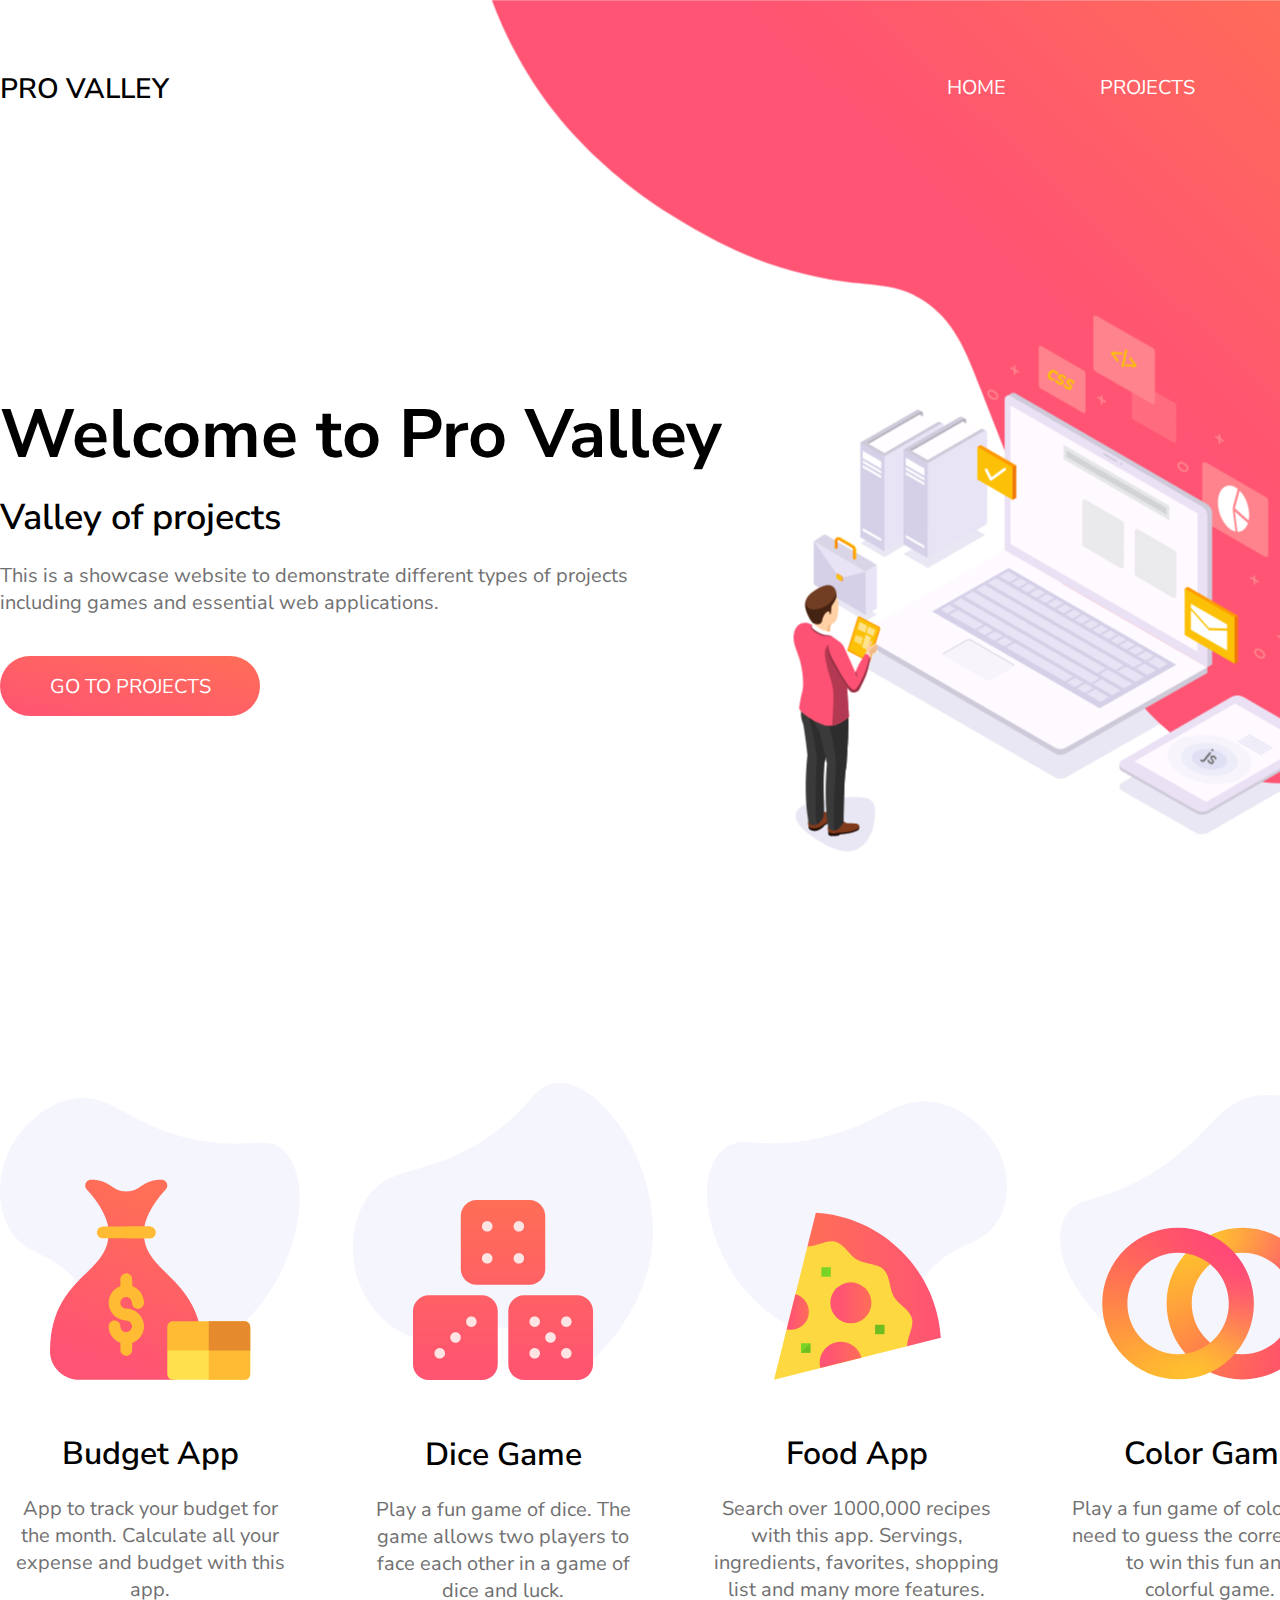
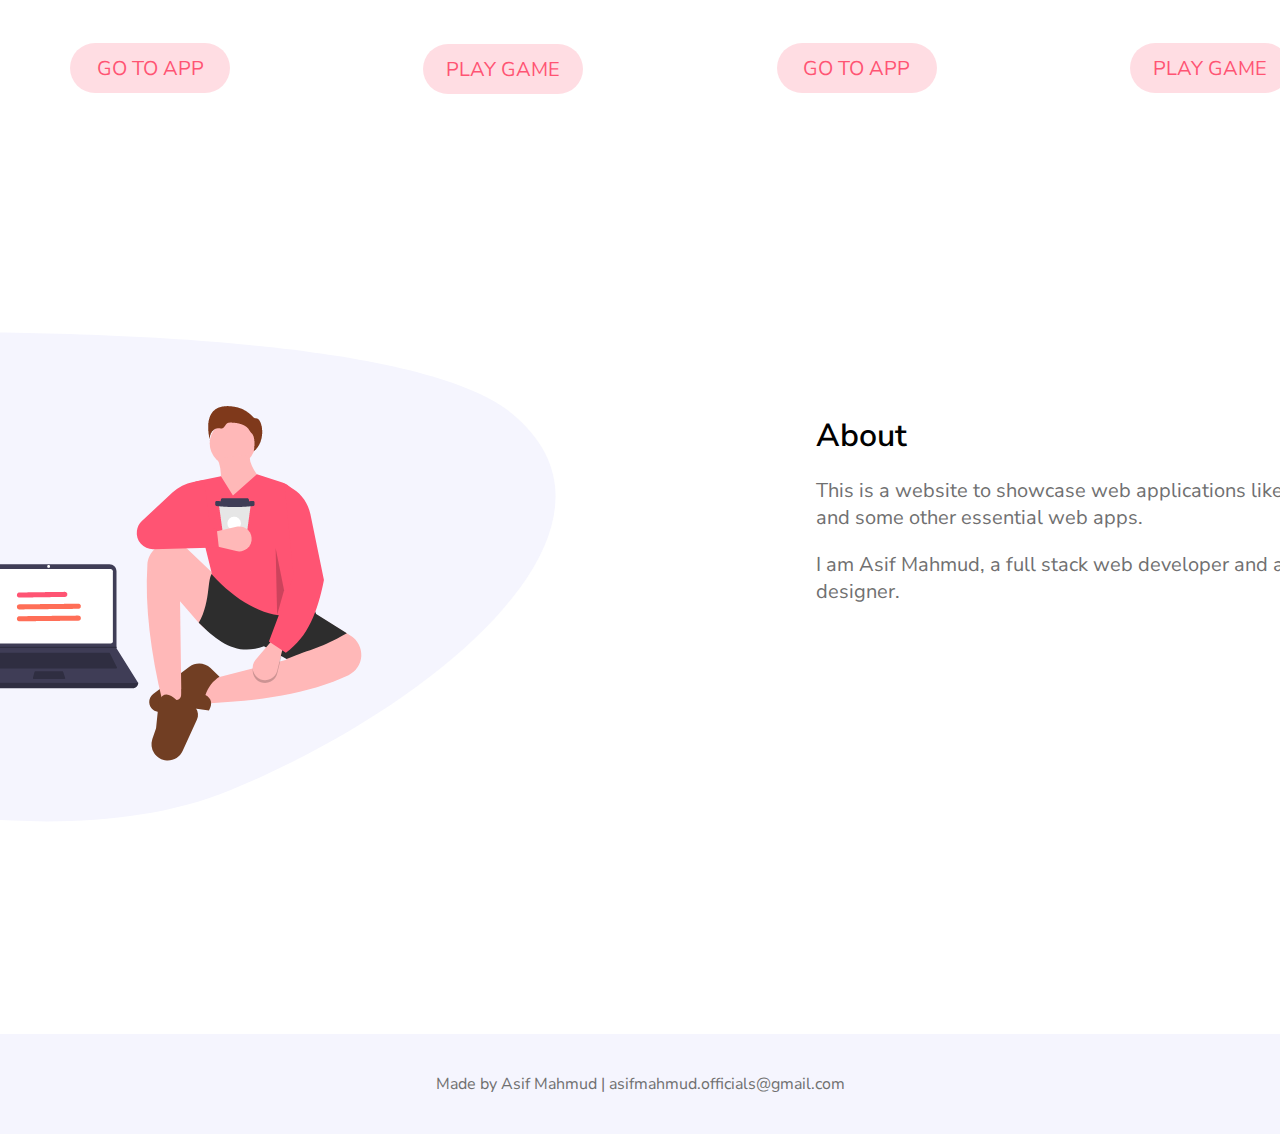
<file: index.html>
<!DOCTYPE html>
<html lang="en">
<head>
    <meta charset="UTF-8">
    <meta name="viewport" content="width=device-width, initial-scale=1.0">
    <link href="https://fonts.googleapis.com/css2?family=Nunito+Sans:wght@400;600;700&display=swap" rel="stylesheet">
    <link rel="shortcut icon" type="image/png" href="./Images/favicon.png">
    <link rel="stylesheet" href="style.css">
    <title>Pro Valley</title>
</head>
<body>
    <div class="background">
        <div class="container">
            <div class="nav">
                <div class="logo">
                    PRO VALLEY    
                </div>
                <div class="nav-items">
                    <div>
                        <a href="./index.html">HOME</a>
                    </div>
                    <div>
                        <a href="#project-section-show">PROJECTS</a>
                    </div>
                    <div>
                        <a href="#about-section-show">ABOUT</a>
                    </div>
                </div>
            </div>

            <div class="main-text">
                Welcome to Pro Valley
            </div>
            <div class="sub-text">
                Valley of projects
            </div>
            <div class="sub-text-para">
                <p>
                    This is a showcase website to demonstrate different types of projects
                    <br>including games and essential web applications.
                </p>
            </div>
            <div>
                <a class="btn-main" id="project-btn" href="#project-section-show">GO TO PROJECTS</a>
            </div>
        </div>
    </div>

    <!-- PROJECTS SHOW SECTION-->

    <div class="container">
        <div class="boxes" id="project-section-show">
            
            <div class="box">
                <img src="./Images/budget.png" alt="">
                <div class="box-title">
                    Budget App
                </div>
                <p>
                    App to track your budget for 
                    <br>the month. Calculate all your 
                    <br>expense and budget with this 
                    <br>app.  
                </p>
                <div>
                    <a href="./budget-app/index.html">GO TO APP</a>
                </div>
            </div>

            <div class="box">
                <img src="./Images/dice.png" alt="">
                <div class="box-title">
                    Dice Game
                </div>
                <p>
                    Play a fun game of dice. The 
                    <br>game allows two players to 
                    <br>face each other in a game of  
                    <br>dice and luck.   
                </p>
                <div>
                    <a href="./dice-game/index.html">PLAY GAME</a>
                </div>
            </div>

            <div class="box">
                <img src="./Images/food.png" alt="">
                <div class="box-title">
                    Food App
                </div>
                <p>
                    Search over 1000,000 recipes 
                    <br>with this app. Servings,  
                    <br>ingredients, favorites, shopping 
                    <br>list and many more features.   
                </p>
                <div>
                    <a href="./food-app/index.html">GO TO APP</a>
                </div>
            </div>

            <div class="box">
                <img src="./Images/color.png" alt="">
                <div class="box-title">
                    Color Game
                </div>
                <p>
                    Play a fun game of color. You'll  
                    <br>need to guess the correct color    
                    <br>to win this fun and 
                    <br>colorful game.  
                </p>
                <div>
                    <a href="./color-game/colorGame.html">PLAY GAME</a>
                </div>
            </div>
            
        </div>
    </div>

    <!-- ABOUT SECTION-->

    <div class="background2" id="about-section-show">
        <div class="container">
            <div class="about-section">
                <div class="about-box">
                    About
                    <p>
                        This is a website to showcase web applications like games
                        <br>and some other essential web apps.
                    </p>
                    <p>
                        I am Asif Mahmud, a full stack web developer and a UI/UX
                        <br>designer.
                    </p>
                </div>
            </div>
        </div>
    </div>

    <!-- FOOTER -->
    <div class="footer">
        Made by Asif Mahmud | asifmahmud.officials@gmail.com  
    </div>
    
</body>
</html>
</file>
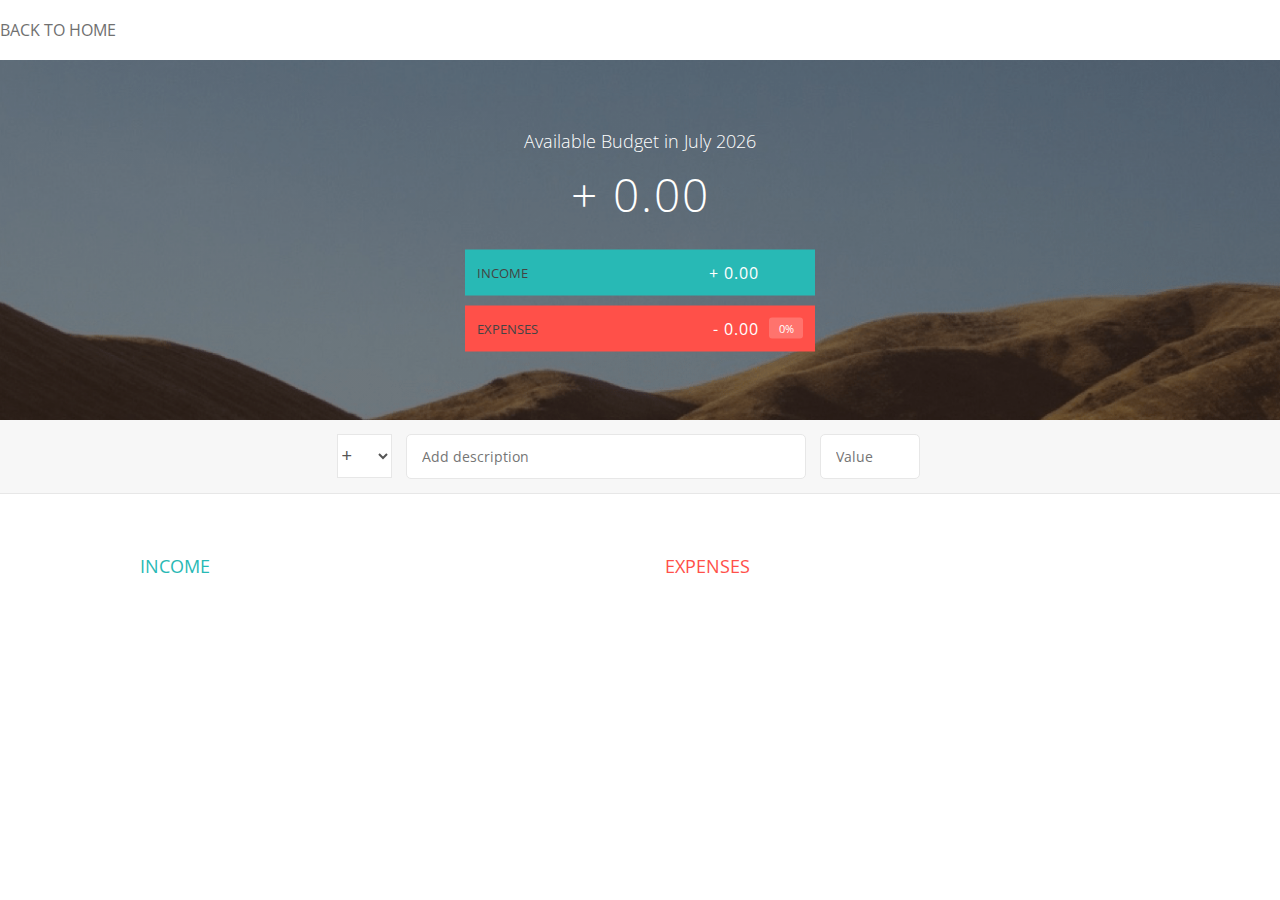
<file: budget-app/index.html>
<!DOCTYPE html>
<html lang="en">
    <head>
        <meta charset="UTF-8">
        <link href="https://fonts.googleapis.com/css?family=Open+Sans:100,300,400,600" rel="stylesheet" type="text/css">
        <link href="https://code.ionicframework.com/ionicons/2.0.1/css/ionicons.min.css" rel="stylesheet" type="text/css">
        <link type="text/css" rel="stylesheet" href="style.css">
        <title>Budget App</title>
    </head>
    <body>
        <div class="back-home-nav">
            <div class="nav-text-wrap">
                <a href="../index.html">BACK TO HOME</a>
            </div>
        </div>
        
        <div class="top">
            <div class="budget">
                <div class="budget__title">
                    Available Budget in <span class="budget__title--month">%Month%</span>
                </div>
                
                <div class="budget__value">+ 0.00</div>
                
                <div class="budget__income clearfix">
                    <div class="budget__income--text">Income</div>
                    <div class="right">
                        <div class="budget__income--value">+ 0.00</div>
                        <div class="budget__income--percentage">&nbsp;</div>
                    </div>
                </div>
                
                <div class="budget__expenses clearfix">
                    <div class="budget__expenses--text">Expenses</div>
                    <div class="right clearfix">
                        <div class="budget__expenses--value">- 0.00</div>
                        <div class="budget__expenses--percentage">0%</div>
                    </div>
                </div>
            </div>
        </div>
        
        
        
        <div class="bottom">
            <div class="add">
                <div class="add__container">
                    <select class="add__type">
                        <option value="inc" selected>+</option>
                        <option value="exp">-</option>
                    </select>
                    <input type="text" class="add__description" placeholder="Add description">
                    <input type="number" class="add__value" placeholder="Value">
                    <button class="add__btn"><i class="ion-ios-checkmark-outline"></i></button>
                </div>
            </div>
            
            <div class="container clearfix">
                <div class="income">
                    <h2 class="icome__title">Income</h2>
                    
                    <div class="income__list">
                       
                        <!--
                        <div class="item clearfix" id="income-0">
                            <div class="item__description">Salary</div>
                            <div class="right clearfix">
                                <div class="item__value">+ 2,100.00</div>
                                <div class="item__delete">
                                    <button class="item__delete--btn">
                                        <i class="ion-ios-close-outline"></i>
                                    </button>
                                </div>
                            </div>
                        </div>
                        
                        <div class="item clearfix" id="income-1">
                            <div class="item__description">Sold car</div>
                            <div class="right clearfix">
                                <div class="item__value">+ 1,500.00</div>
                                <div class="item__delete">
                                    <button class="item__delete--btn"><i class="ion-ios-close-outline"></i></button>
                                </div>
                            </div>
                        </div>
                        -->
                        
                    </div>
                </div>
                
                
                
                <div class="expenses">
                    <h2 class="expenses__title">Expenses</h2>
                    
                    <div class="expenses__list">
                       
                        <!--
                        <div class="item clearfix" id="expense-0">
                            <div class="item__description">Apartment rent</div>
                            <div class="right clearfix">
                                <div class="item__value">- 900.00</div>
                                <div class="item__percentage">21%</div>
                                <div class="item__delete">
                                    <button class="item__delete--btn"><i class="ion-ios-close-outline"></i></button>
                                </div>
                            </div>
                        </div>

                        <div class="item clearfix" id="expense-1">
                            <div class="item__description">Grocery shopping</div>
                            <div class="right clearfix">
                                <div class="item__value">- 435.28</div>
                                <div class="item__percentage">10%</div>
                                <div class="item__delete">
                                    <button class="item__delete--btn"><i class="ion-ios-close-outline"></i></button>
                                </div>
                            </div>
                        </div>
                        -->
                        
                    </div>
                </div>
            </div>
            
            
        </div>
        
        <script src="app.js"></script>
    </body>
</html>
</file>
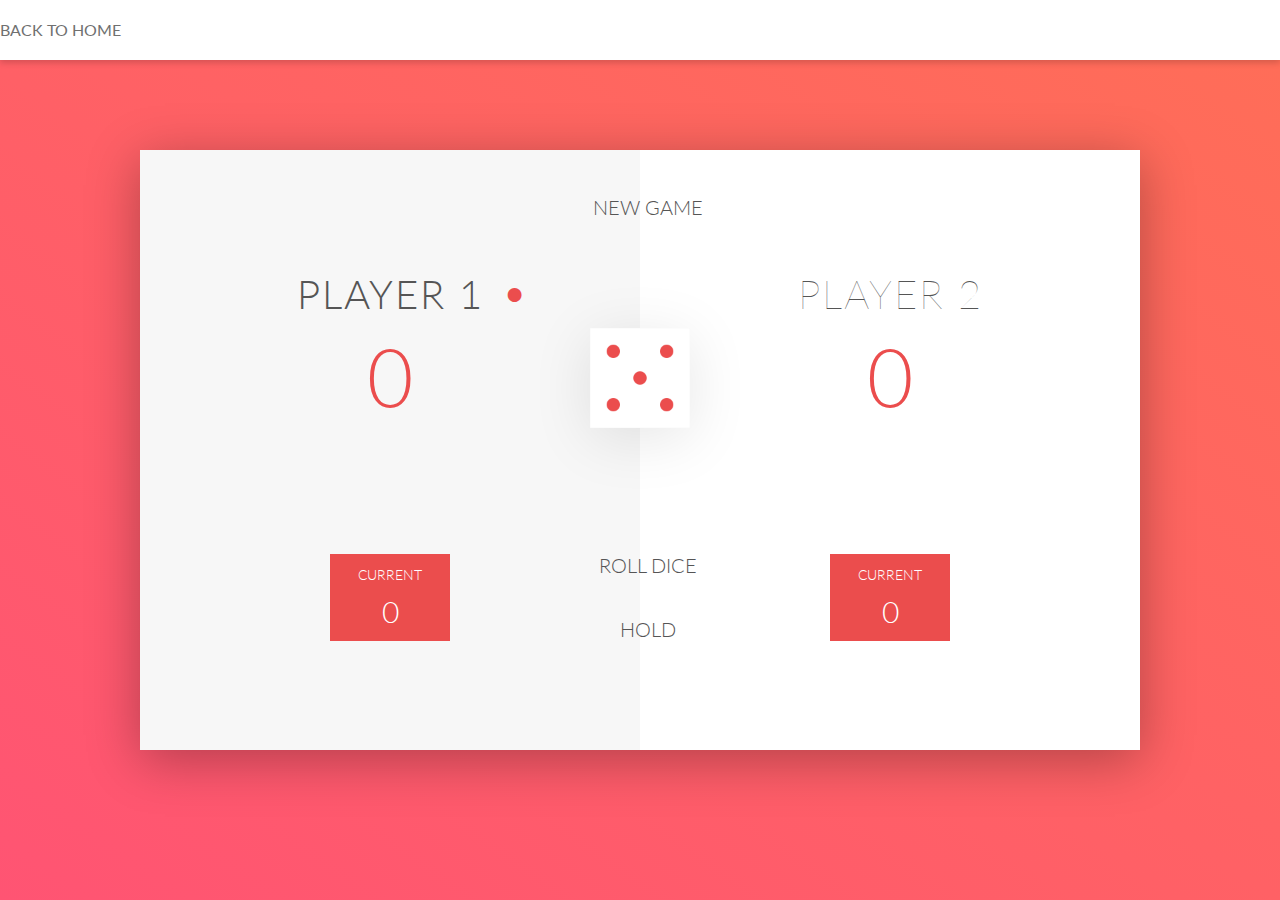
<file: dice-game/index.html>
<!DOCTYPE html>
<html lang="en">
    <head>
        <meta charset="UTF-8">
        <link href="https://fonts.googleapis.com/css?family=Lato:100,300,600" rel="stylesheet" type="text/css">
        <link href="https://code.ionicframework.com/ionicons/2.0.1/css/ionicons.min.css" rel="stylesheet" type="text/css">
        <link type="text/css" rel="stylesheet" href="style.css">
        
        <title>Dice Game</title>
    </head>

    <body>
        <div class="back-home-nav">
            <div class="nav-text-wrap">
                <a href="../index.html">BACK TO HOME</a>
            </div>
        </div>
    
        <div class="wrapper clearfix">
            <div class="player-0-panel active">
                <div class="player-name" id="name-0">Player 1</div>
                <div class="player-score" id="score-0">0</div>
                <div class="player-current-box">
                    <div class="player-current-label">Current</div>
                    <div class="player-current-score" id="current-0">0</div>
                </div>
            </div>
            
            <div class="player-1-panel">
                <div class="player-name" id="name-1">Player 2</div>
                <div class="player-score" id="score-1">0</div>
                <div class="player-current-box">
                    <div class="player-current-label">Current</div>
                    <div class="player-current-score" id="current-1">0</div>
                </div>
            </div>
            
            <button class="btn-new"><i class="ion-ios-plus-outline"></i>New game</button>
            <button class="btn-roll"><i class="ion-ios-loop"></i>Roll dice</button>
            <button class="btn-hold"><i class="ion-ios-download-outline"></i>Hold</button>
            
            <img src="dice-5.png" alt="Dice" class="dice">
        </div>
        
        <script src="app.js"></script>
    </body>
</html>
</file>
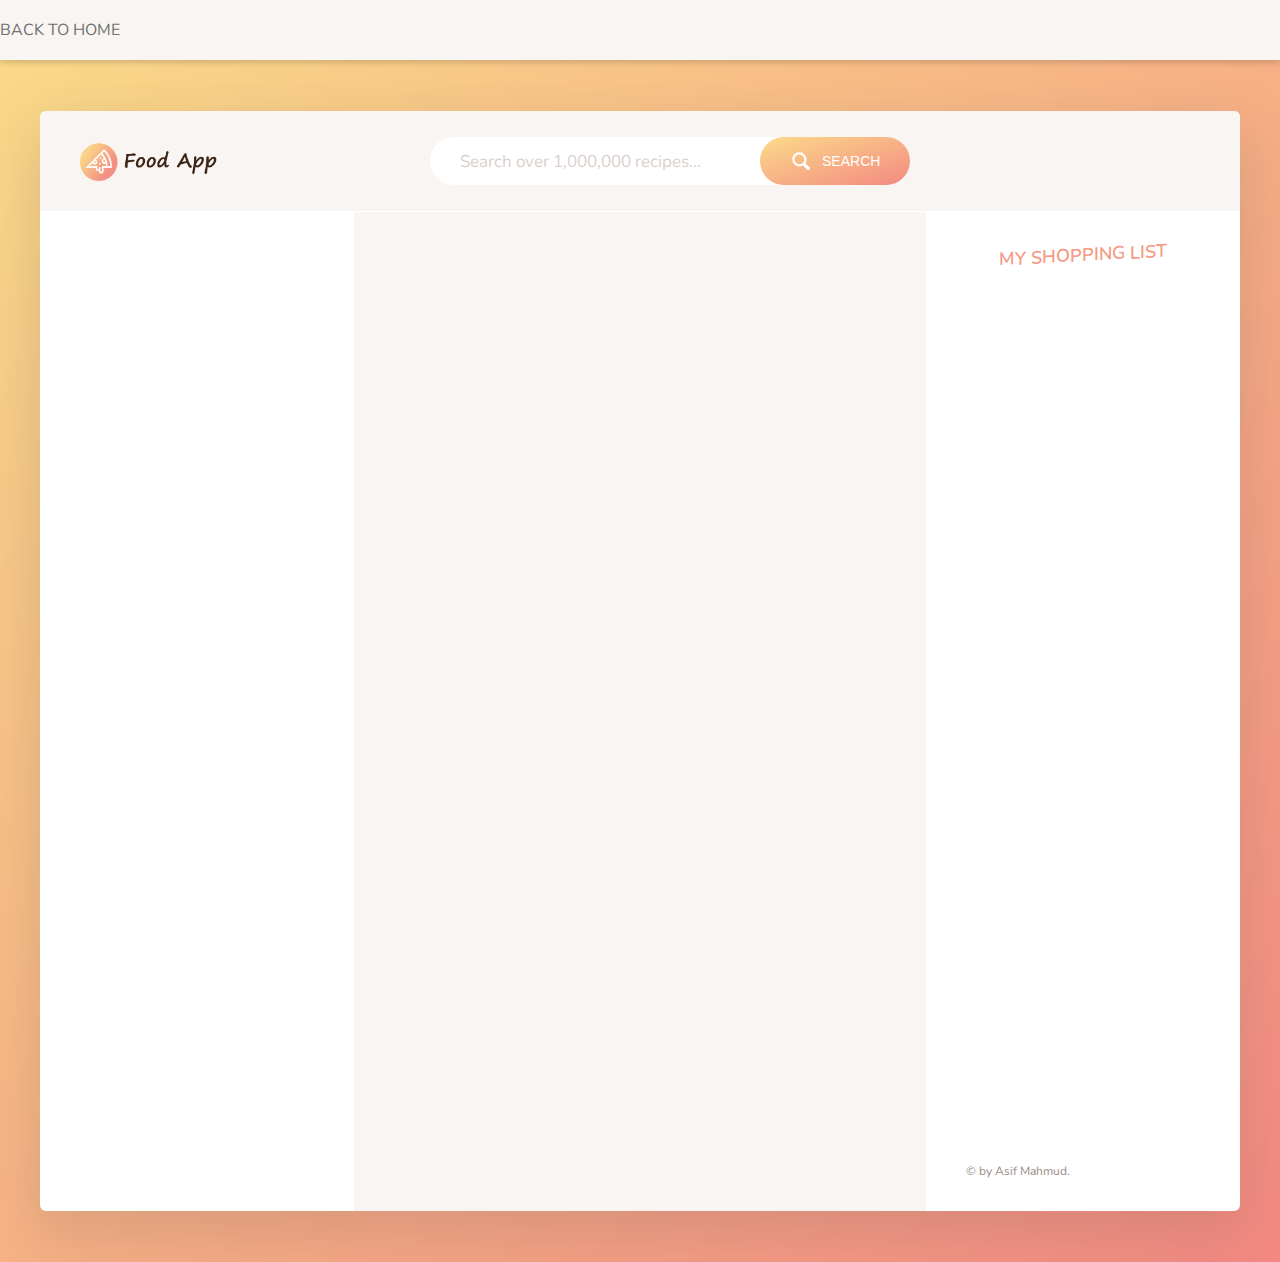
<file: food-app/index.html>
<!doctype html><html lang="en"><head><meta charset="UTF-8"><meta name="viewport" content="width=device-width,initial-scale=1"><meta http-equiv="X-UA-Compatible" content="ie=edge"><link href="https://fonts.googleapis.com/css?family=Nunito+Sans:400,600,700" rel="stylesheet"><link rel="stylesheet" href="css/style.css"><link rel="shortcut icon" href="img/favicon.png" type="image/x-icon"><title>Food App</title></head><body><div class="back-home-nav"><div class="nav-text-wrap"><a href="../index.html">BACK TO HOME</a></div></div><div class="container"><header class="header"><img src="img/logo.png" alt="Logo" class="header__logo"><form class="search"><input class="search__field" placeholder="Search over 1,000,000 recipes..."> <button class="btn search__btn"><svg class="search__icon"><use href="img/icons.svg#icon-magnifying-glass"></use></svg> <span>Search</span></button></form><div class="likes"><div class="likes__field"><svg class="likes__icon"><use href="img/icons.svg#icon-heart"></use></svg></div><div class="likes__panel"><ul class="likes__list"></ul></div></div></header><div class="results"><ul class="results__list"></ul><div class="results__pages"></div></div><div class="recipe"></div><div class="shopping"><h2 class="heading-2">My Shopping List</h2><ul class="shopping__list"></ul><div class="copyright">&copy; by Asif Mahmud.</div></div></div><script src="js/bundle.js"></script></body></html>
</file>
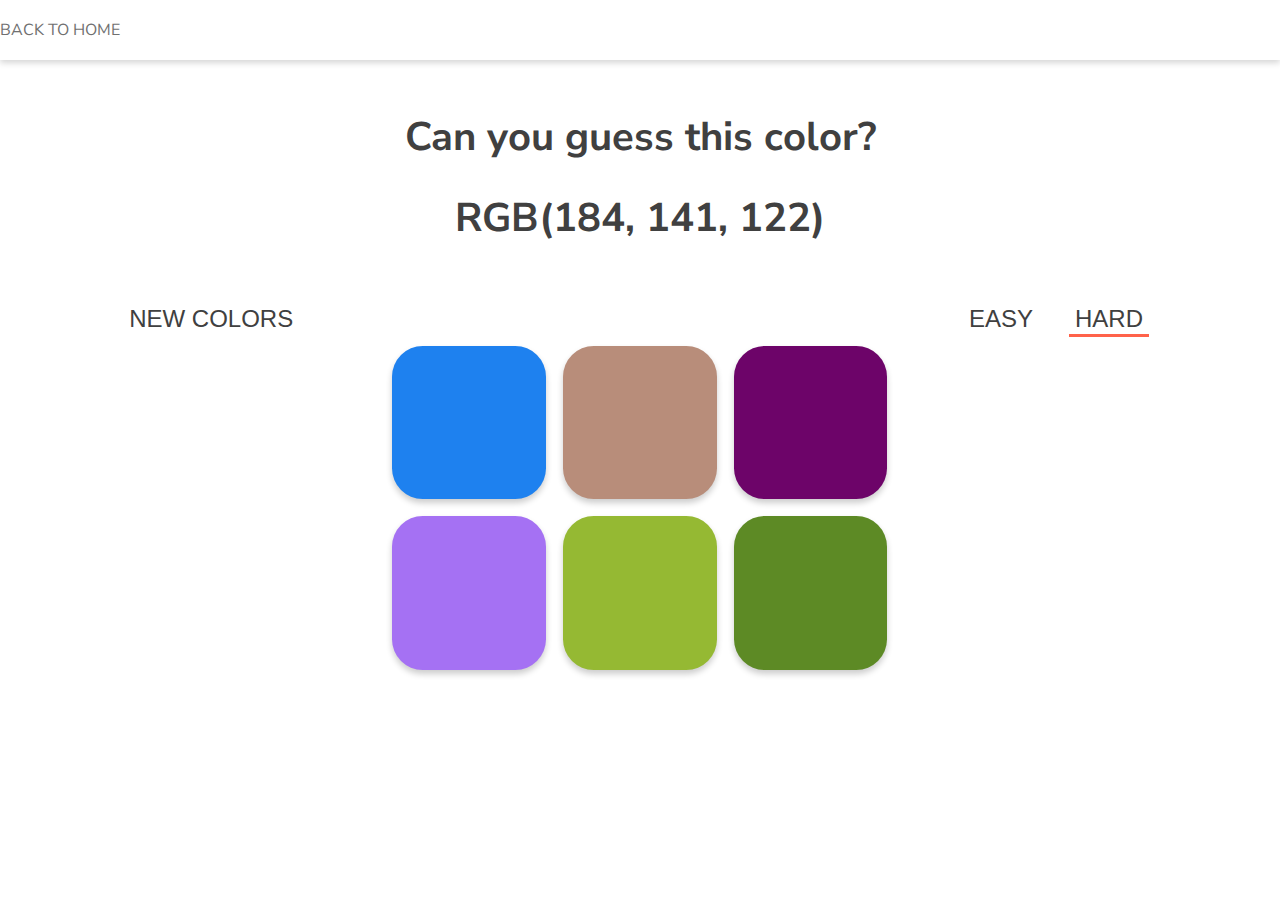
<file: color-game/colorGame.html>
<!DOCTYPE html>
<html lang="en">
<head>
    <meta charset="UTF-8">
    <meta name="viewport" content="width=device-width, initial-scale=1.0">
    <meta http-equiv="X-UA-Compatible" content="ie=edge">
    <title>Color Game</title>
    <link rel="stylesheet" href="colorGame.css">
    <link href="https://fonts.googleapis.com/css2?family=Nunito+Sans:ital,wght@0,600;1,400&display=swap" rel="stylesheet">
</head>
<body>
    <div class="back-home-nav">
        <div class="nav-text-wrap">
            <a href="../index.html">BACK TO HOME</a>
        </div>
    </div>
    <div class="header space">
        <h1>Can you guess this color?</h1>
        <h1 id="colorDisplay"></h1>
    </div>
    <div class="options">
        <div>
            <button id="reset">NEW COLORS</button>            
        </div>
        <div>
            <h3 id="message"></h3>
        </div>
        <div>
            <span><button id="easy">EASY</button> <button id="hard">HARD</button></span>
        </div>
    </div>
    
    
    <div class="container">
        
        <div class="square"></div>
        <div class="square"></div>
        <div class="square"></div>
        <div class="square"></div>
        <div class="square"></div>
        <div class="square"></div>
        
    </div>
    
</body>
<script src="colorGame.js"></script>
</html>
</file>
<file: style.css>
body {
    font-family: 'Nunito Sans', sans-serif;
    margin: 0;
    padding: 0;
}

html {
    scroll-behavior: smooth;
  }

.container {
    width: 1360px;
    margin: 0 auto;
}

.background {
    background-image: url("./Images/showcase.png");
    height: 880px;
    background-repeat: no-repeat;
    background-position: center center;
}

.logo{
    margin-top: 70px;
    font-size: 28px;
    font-weight: 600;
    width: 50%;
}

.nav {
    display: flex;
    
}

.nav-items {
    display: flex;
    width: 50%;
    justify-content: flex-end;
    margin-top: 74px;
}

.nav-items a {
    text-decoration: none;    
    font-size: 20px;
    font-weight: 400;
    color: white;
    margin-left: 94px;
}

.main-text {
    margin-top: 280px;
    font-weight: 700;
    font-size: 68px;
    color: black;
}

.sub-text {
    margin-top: 12px;
    font-weight: 600;
    font-size: 36px;
    color: black;
}

.sub-text-para p {
    font-size: 20px;
    font-weight: 400;
    color: #707070;
}

.btn-main {
    display: inline-block;
    width: 260px;
    height: 60px;
    background: linear-gradient(to top right, #FF5473, #FF6E57);
    border-radius: 30px;
    text-align: center;
    text-decoration: none;
    color: white;
    font-size: 20px;
    font-weight: 400;
    line-height: 62px;
    margin-top: 20px;
}

.boxes {
    display: flex;
    justify-content: space-between;
    margin-top: 200px;
    margin-bottom: 200px;
}

.box {
    width: 300px;
    text-align: center;
}

.box-title {
    font-size: 32px;
    font-weight: 600;
    color: black;
    margin-top: 46px;
}

.box p {
    font-size: 20px;
    font-weight: 400;
    color: #707070;
}

.box a {
    display: inline-block;
    width: 160px;
    height: 50px;
    background: rgba(255, 84, 115, 0.2);
    border-radius: 25px;
    text-decoration: none;
    color: #FF5473;
    font-size: 20px;
    font-weight: 400;
    line-height: 52px;
    margin-top: 20px;
}


.background2 {
    background-image: url("./Images/about.png");
    height: 560px;
    background-repeat: no-repeat;
    background-position: center center;   
}

.about-section {
    display: flex;
    justify-content: flex-end;
    text-align: left;
}

.about-box {
    width: 40%;
    font-size: 32px;
    font-weight: 600;
    color: black;
    margin-top: 120px;
}

.about-box p {
    font-size: 20px;
    font-weight: 400;
    color: #707070;
}


.footer {
    height: 100px;
    background: #F5F5FE;
    margin-top: 180px;
    text-align: center;
    font-size: 16px;
    font-weight: 400;
    color: #707070;
    line-height: 100px;
}


/* nave items hover effect */

.nav-items a {
    position: relative;
  
  }
  
.nav-items a::before {
    content: "";
    position: absolute;
    width: 100%;
    height: 2px;
    bottom: 0;
    left: 0;
    background-color: white;
    visibility: hidden;
    transform: scaleX(0);
    transition: all 0.3s ease-in-out 0s;
  }

.nav-items a:hover::before {
    visibility: visible;
    transform: scaleX(1);
  }
</file>
<file: budget-app/style.css>
/**********************************************
*** GENERAL
**********************************************/

* {
    margin: 0;
    padding: 0;
    box-sizing: border-box;
}

.clearfix::after {
    content: "";
    display: table;
    clear: both;
}

body {
    color: #555;
    font-family: Open Sans;
    font-size: 16px;
    position: relative;
    height: 100vh;
    font-weight: 400;
}

.right { float: right; }
.red { color: #FF5049 !important; }
.red-focus:focus { border: 1px solid #FF5049 !important; }

/**********************************************
*** TOP PART
**********************************************/

.top {
    height: 40vh;
    background-image: linear-gradient(rgba(0, 0, 0, 0.35), rgba(0, 0, 0, 0.35)), url(back.png);
    background-size: cover;
    background-position: center;
    position: relative;
}

.budget {
    position: absolute;
    width: 350px;
    top: 50%;
    left: 50%;
    transform: translate(-50%, -50%);
    color: #fff;
}

.budget__title {
    font-size: 18px;
    text-align: center;
    margin-bottom: 10px;
    font-weight: 300;
}

.budget__value {
    font-weight: 300;
    font-size: 46px;
    text-align: center;
    margin-bottom: 25px;
    letter-spacing: 2px;
}

.budget__income,
.budget__expenses {
    padding: 12px;
    text-transform: uppercase;
}

.budget__income {
    margin-bottom: 10px;
    background-color: #28B9B5;
}

.budget__expenses {
    background-color: #FF5049;
}

.budget__income--text,
.budget__expenses--text {
    float: left;
    font-size: 13px;
    color: #444;
    margin-top: 2px;
}

.budget__income--value,
.budget__expenses--value {
    letter-spacing: 1px;
    float: left;
}

.budget__income--percentage,
.budget__expenses--percentage {
    float: left;
    width: 34px;
    font-size: 11px;
    padding: 3px 0;
    margin-left: 10px;
}

.budget__expenses--percentage {
    background-color: rgba(255, 255, 255, 0.2);
    text-align: center;
    border-radius: 3px;
}


/**********************************************
*** BOTTOM PART
**********************************************/

/***** FORM *****/
.add {
    padding: 14px;
    border-bottom: 1px solid #e7e7e7;
    background-color: #f7f7f7;
}

.add__container {
    margin: 0 auto;
    text-align: center;
}

.add__type {
    width: 55px;
    border: 1px solid #e7e7e7;
    height: 44px;
    font-size: 18px;
    color: inherit;
    background-color: #fff;
    margin-right: 10px;
    font-weight: 300;
    transition: border 0.3s;
}

.add__description,
.add__value {
    border: 1px solid #e7e7e7;
    background-color: #fff;
    color: inherit;
    font-family: inherit;
    font-size: 14px;
    padding: 12px 15px;
    margin-right: 10px;
    border-radius: 5px;
    transition: border 0.3s;
}

.add__description { width: 400px;}
.add__value { width: 100px;}

.add__btn {
    font-size: 35px;
    background: none;
    border: none;
    color: #28B9B5;
    cursor: pointer;
    display: inline-block;
    vertical-align: middle;
    line-height: 1.1;
    margin-left: 10px;
}

.add__btn:active { transform: translateY(2px); }

.add__type:focus,
.add__description:focus,
.add__value:focus {
    outline: none;
    border: 1px solid #28B9B5;
}

.add__btn:focus { outline: none; }

/***** LISTS *****/
.container {
    width: 1000px;
    margin: 60px auto;
}

.income {
    float: left;
    width: 475px;
    margin-right: 50px;
}

.expenses {
    float: left;
    width: 475px;
}

h2 {
    text-transform: uppercase;
    font-size: 18px;
    font-weight: 400;
    margin-bottom: 15px;
}

.icome__title { color: #28B9B5; }
.expenses__title { color: #FF5049; }

.item {
    padding: 13px;
    border-bottom: 1px solid #e7e7e7;
}

.item:first-child { border-top: 1px solid #e7e7e7; }
.item:nth-child(even) { background-color: #f7f7f7; }

.item__description {
    float: left;
}

.item__value {
    float: left;
    transition: transform 0.3s;
}

.item__percentage {
    float: left;
    margin-left: 20px;
    transition: transform 0.3s;
    font-size: 11px;
    background-color: #FFDAD9;
    padding: 3px;
    border-radius: 3px;
    width: 32px;
    text-align: center;
}

.income .item__value,
.income .item__delete--btn {
    color: #28B9B5;
}

.expenses .item__value,
.expenses .item__percentage,
.expenses .item__delete--btn {
    color: #FF5049;
}


.item__delete {
    float: left;
}

.item__delete--btn {
    font-size: 22px;
    background: none;
    border: none;
    cursor: pointer;
    display: inline-block;
    vertical-align: middle;
    line-height: 1;
    display: none;
}

.item__delete--btn:focus { outline: none; }
.item__delete--btn:active { transform: translateY(2px); }

.item:hover .item__delete--btn { display: block; }
.item:hover .item__value { transform: translateX(-20px); }
.item:hover .item__percentage { transform: translateX(-20px); }


.unpaid {
    background-color: #FFDAD9 !important;
    cursor: pointer;
    color: #FF5049;

}

.unpaid .item__percentage { box-shadow: 0 2px 6px 0 rgba(0, 0, 0, 0.1); }
.unpaid:hover .item__description { font-weight: 900; }


/* TOP NAV TO GO HOME */

.back-home-nav {
    height: 60px;
    background: white;
    box-shadow: 0px 3px 6px rgba(0, 0, 0, 0.16);
}

.nav-text-wrap {
    width: 1360px;
    margin: 0 auto;
}

.nav-text-wrap a {
    font-size: 16px;
    font-weight: 400;
    color: #707070;
    text-decoration: none;
    line-height: 60px;
}

.nav-text-wrap a:hover {
    color: #FF5473;
}
</file>
<file: dice-game/style.css>
/**********************************************
*** GENERAL
**********************************************/

* {
    margin: 0;
    padding: 0;
    box-sizing: border-box;
    
}

.clearfix::after {
    content: "";
    display: table;
    clear: both;
}

body {
    background-image: linear-gradient(to top right, #FF5473, #FF6E57);
    background-size: cover;
    background-position: center;
    font-family: Lato;
    font-weight: 300;
    position: relative;
    height: 100vh;
    color: #555;
}

.wrapper {
    width: 1000px;
    position: absolute;
    top: 50%;
    left: 50%;
    transform: translate(-50%, -50%);
    background-color: #fff;
    box-shadow: 0px 10px 50px rgba(0, 0, 0, 0.3);
    overflow: hidden;
}

.player-0-panel,
.player-1-panel {
    width: 50%;
    float: left;
    height: 600px;
    padding: 100px;
}



/**********************************************
*** PLAYERS
**********************************************/

.player-name {
    font-size: 40px;
    text-align: center;
    text-transform: uppercase;
    letter-spacing: 2px;
    font-weight: 100;
    margin-top: 20px;
    margin-bottom: 10px;
    position: relative;
}

.player-score {
    text-align: center;
    font-size: 80px;
    font-weight: 300;
    color: #EB4D4D;
    margin-bottom: 130px;
}

.active { background-color: #f7f7f7; }
.active .player-name { font-weight: 300; }

.active .player-name::after {
    content: "\2022";
    font-size: 47px;
    position: absolute;
    color: #EB4D4D;
    top: -7px;
    right: 10px;
    
}

.player-current-box {
    background-color: #EB4D4D;
    color: #fff;
    width: 40%;
    margin: 0 auto;
    padding: 12px;
    text-align: center;
}

.player-current-label {
    text-transform: uppercase;
    margin-bottom: 10px;
    font-size: 14px;
    color: #fff;
}

.player-current-score {
    font-size: 30px;
}

button {
    position: absolute;
    width: 200px;
    left: 50%;
    transform: translateX(-50%);
    color: #555;
    background: none;
    border: none;
    font-family: Lato;
    font-size: 20px;
    text-transform: uppercase;
    cursor: pointer;
    font-weight: 300;
    transition: background-color 0.3s, color 0.3s;
}

button:hover { font-weight: 600; }
button:hover i { margin-right: 20px; }

button:focus {
    outline: none;
}

i {
    color: #EB4D4D;
    display: inline-block;
    margin-right: 15px;
    font-size: 32px;
    line-height: 1;
    vertical-align: text-top;
    margin-top: -4px;
    transition: margin 0.3s;
}

.btn-new { top: 45px;}
.btn-roll { top: 403px;}
.btn-hold { top: 467px;}

.dice {
    position: absolute;
    left: 50%;
    top: 178px;
    transform: translateX(-50%);
    height: 100px;
    box-shadow: 0px 10px 60px rgba(0, 0, 0, 0.10);
}

.winner { background-color: #f7f7f7; }
.winner .player-name { font-weight: 300; color: #EB4D4D; }


/* TOP NAV TO GO HOME */

.back-home-nav {
    height: 60px;
    background: white;
    box-shadow: 0px 3px 6px rgba(0, 0, 0, 0.16);
}

.nav-text-wrap {
    width: 1360px;
    margin: 0 auto;
}

.nav-text-wrap a {
    font-size: 16px;
    font-weight: 400;
    color: #707070;
    text-decoration: none;
    line-height: 60px;
}

.nav-text-wrap a:hover {
    color: #FF5473;
}
</file>
<file: food-app/css/style.css>
* {
  margin: 0;
  padding: 0; }

*,
*::before,
*::after {
  box-sizing: inherit; }

html {
  box-sizing: border-box;
  font-size: 62.5%; }
  @media only screen and (max-width: 68.75em) {
    html {
      font-size: 50%; } }

body {
  font-family: 'Nunito Sans', sans-serif;
  font-weight: 400;
  line-height: 1.6;
  color: #655A56;
  background-image: linear-gradient(to right bottom, #FBDB89, #F48982);
  background-size: cover;
  background-repeat: no-repeat;
  min-height: calc(100vh - 2 * 4vw); }

.container {
  max-width: 120rem;
  margin: 4vw auto;
  background-color: #fff;
  border-radius: 6px;
  overflow: hidden;
  box-shadow: 0 2rem 6rem 0.5rem rgba(101, 90, 86, 0.2);
  display: grid;
  grid-template-rows: 10rem minmax(100rem, auto);
  grid-template-columns: 1.1fr 2fr 1.1fr;
  grid-template-areas: "head head head" "list recipe shopping"; }
  @media only screen and (max-width: 68.75em) {
    .container {
      width: 100%;
      margin: 0;
      border-radius: 0; } }

.btn, .btn-small, .btn-small:link, .btn-small:visited {
  background-image: linear-gradient(to right bottom, #FBDB89, #F48982);
  border-radius: 10rem;
  border: none;
  text-transform: uppercase;
  color: #fff;
  cursor: pointer;
  display: flex;
  align-items: center;
  transition: all .2s; }
  .btn:hover, .btn-small:hover {
    transform: scale(1.05); }
  .btn:focus, .btn-small:focus {
    outline: none; }
  .btn > *:first-child, .btn-small > *:first-child {
    margin-right: 1rem; }

.btn {
  padding: 1.3rem 3rem;
  font-size: 1.4rem; }
  .btn svg {
    height: 2.25rem;
    width: 2.25rem;
    fill: currentColor; }

.btn-small, .btn-small:link, .btn-small:visited {
  font-size: 1.3rem;
  padding: 1rem 1.75rem;
  text-decoration: none; }
  .btn-small svg, .btn-small:link svg, .btn-small:visited svg {
    height: 1.5rem;
    width: 1.5rem;
    fill: currentColor; }

.btn-inline {
  color: #F59A83;
  font-size: 1.2rem;
  border: none;
  background-color: #F9F5F3;
  padding: .8rem 1.2rem;
  border-radius: 10rem;
  cursor: pointer;
  display: flex;
  align-items: center;
  transition: all .2s; }
  .btn-inline svg {
    height: 1.5rem;
    width: 1.5rem;
    fill: currentColor;
    margin: 0 .2rem; }
  .btn-inline span {
    margin: 0 .4rem; }
  .btn-inline:hover {
    color: #F48982;
    background-color: #F2EFEE; }
  .btn-inline:focus {
    outline: none; }

.btn-tiny {
  height: 1.75rem;
  width: 1.75rem;
  border: none;
  background: none;
  cursor: pointer; }
  .btn-tiny svg {
    height: 100%;
    width: 100%;
    fill: #F59A83;
    transition: all .3s; }
  .btn-tiny:focus {
    outline: none; }
  .btn-tiny:hover svg {
    fill: #F48982;
    transform: translateY(-1px); }
  .btn-tiny:active svg {
    fill: #F48982;
    transform: translateY(0); }
  .btn-tiny:not(:last-child) {
    margin-right: .3rem; }

.heading-2 {
  font-size: 1.8rem;
  font-weight: 600;
  color: #F59A83;
  text-transform: uppercase;
  margin-bottom: 2.5rem;
  text-align: center;
  transform: skewY(-3deg); }

.copyright {
  color: #968B87;
  font-size: 1.2rem;
  margin-top: auto; }

.link:link,
.link:visited {
  color: #968B87; }

.loader {
  margin: 5rem auto;
  text-align: center; }
  .loader svg {
    height: 5.5rem;
    width: 5.5rem;
    fill: #F59A83;
    transform-origin: 44% 50%;
    animation: rotate 1.5s infinite linear; }

@keyframes rotate {
  0% {
    transform: rotate(0); }
  100% {
    transform: rotate(360deg); } }

.header {
  grid-area: head;
  background-color: #F9F5F3;
  display: flex;
  align-items: center;
  justify-content: space-between; }
  .header__logo {
    margin-left: 4rem;
    height: 4.5rem;
    display: block; }

.search {
  background-color: #fff;
  border-radius: 10rem;
  display: flex;
  align-items: center;
  padding-left: 3rem;
  transition: all .3s; }
  .search:focus-within {
    transform: translateY(-2px);
    box-shadow: 0 0.7rem 3rem rgba(101, 90, 86, 0.08); }
  .search__field {
    border: none;
    background: none;
    font-family: inherit;
    color: inherit;
    font-size: 1.7rem;
    width: 30rem; }
    .search__field:focus {
      outline: none; }
    .search__field::placeholder {
      color: #DAD0CC; }

.likes {
  position: relative;
  align-self: stretch;
  padding: 0 !important; }
  .likes__field {
    cursor: pointer;
    padding: 0 4rem;
    display: flex;
    align-items: center;
    height: 100%;
    transition: all .3s; }
    .likes__field:hover {
      background-color: #F2EFEE; }
  .likes__panel:hover,
  .likes__field:hover + .likes__panel {
    visibility: visible;
    opacity: 1; }
  .likes__icon {
    fill: #F59A83;
    height: 3.75rem;
    width: 3.75rem; }
  .likes__panel {
    position: absolute;
    right: 0;
    top: 10rem;
    z-index: 10;
    padding: 2rem 0;
    width: 34rem;
    background-color: #fff;
    box-shadow: 0 0.8rem 5rem 2rem rgba(101, 90, 86, 0.1);
    visibility: hidden;
    opacity: 0;
    transition: all .5s .2s; }

.results,
.likes {
  padding: 3rem 0; }
  .results__list,
  .likes__list {
    list-style: none; }
  .results__link:link, .results__link:visited,
  .likes__link:link,
  .likes__link:visited {
    display: flex;
    align-items: center;
    padding: 1.5rem 3rem;
    transition: all .3s;
    border-right: 1px solid #fff;
    text-decoration: none; }
  .results__link:hover,
  .likes__link:hover {
    background-color: #F9F5F3;
    transform: translateY(-2px); }
  .results__link--active,
  .likes__link--active {
    background-color: #F9F5F3; }
  .results__fig,
  .likes__fig {
    flex: 0 0 5.5rem;
    border-radius: 50%;
    overflow: hidden;
    height: 5.5rem;
    margin-right: 2rem;
    position: relative;
    backface-visibility: hidden; }
    .results__fig::before,
    .likes__fig::before {
      content: '';
      display: block;
      height: 100%;
      width: 100%;
      position: absolute;
      top: 0;
      left: 0;
      background-image: linear-gradient(to right bottom, #FBDB89, #F48982);
      opacity: .4; }
    .results__fig img,
    .likes__fig img {
      display: block;
      width: 100%;
      height: 100%;
      object-fit: cover;
      transition: all .3s; }
  .results__name,
  .likes__name {
    font-size: 1.3rem;
    color: #F59A83;
    text-transform: uppercase;
    font-weight: 600;
    margin-bottom: .3rem; }
  .results__author,
  .likes__author {
    font-size: 1.1rem;
    color: #968B87;
    text-transform: uppercase;
    font-weight: 600; }
  .results__pages,
  .likes__pages {
    margin-top: 3rem;
    padding: 0 3rem; }
    .results__pages::after,
    .likes__pages::after {
      content: "";
      display: table;
      clear: both; }
  .results__btn--prev,
  .likes__btn--prev {
    float: left;
    flex-direction: row-reverse; }
  .results__btn--next,
  .likes__btn--next {
    float: right; }

.recipe {
  background-color: #F9F5F3;
  border-top: 1px solid #fff; }
  .recipe__fig {
    height: 30rem;
    position: relative;
    transform: scale(1.04) translateY(-1px);
    transform-origin: top; }
    .recipe__fig::before {
      content: '';
      display: block;
      height: 100%;
      width: 100%;
      position: absolute;
      top: 0;
      left: 0;
      background-image: linear-gradient(to right bottom, #FBDB89, #F48982);
      opacity: .6; }
  .recipe__img {
    width: 100%;
    display: block;
    height: 100%;
    object-fit: cover; }
  .recipe__title {
    position: absolute;
    bottom: 0;
    left: 50%;
    transform: translate(-50%, 20%) skewY(-6deg);
    color: #fff;
    font-weight: 700;
    font-size: 2.75rem;
    text-transform: uppercase;
    width: 70%;
    line-height: 1.95;
    text-align: center; }
    .recipe__title span {
      -webkit-box-decoration-break: clone;
      box-decoration-break: clone;
      padding: 1.3rem 2rem;
      background-image: linear-gradient(to right bottom, #FBDB89, #F48982); }
  .recipe__details {
    display: flex;
    align-items: center;
    padding: 8rem 3rem 3rem 3rem; }
  .recipe__info {
    font-size: 1.5rem;
    text-transform: uppercase;
    display: flex;
    align-items: center; }
    .recipe__info:not(:last-child) {
      margin-right: 4rem; }
  .recipe__info-icon {
    height: 2rem;
    width: 2rem;
    fill: #F59A83;
    margin-right: 1rem; }
  .recipe__info-data {
    margin-right: .4rem;
    font-weight: 600; }
  .recipe__info-buttons {
    display: flex;
    margin-left: 1.5rem;
    visibility: hidden;
    opacity: 0;
    transform: translateY(5px);
    transition: all .4s; }
  .recipe:hover .recipe__info-buttons {
    visibility: visible;
    opacity: 1;
    transform: translateY(0); }
  .recipe__love {
    background-image: linear-gradient(to right bottom, #FBDB89, #F48982);
    border-radius: 50%;
    border: none;
    cursor: pointer;
    height: 4.5rem;
    width: 4.5rem;
    margin-left: auto;
    transition: all .2s;
    display: flex;
    align-items: center;
    justify-content: center; }
    .recipe__love:hover {
      transform: scale(1.07); }
    .recipe__love:focus {
      outline: none; }
    .recipe__love svg {
      height: 2.75rem;
      width: 2.75rem;
      fill: #fff; }
  .recipe__ingredients {
    padding: 4rem 5rem;
    font-size: 1.5rem;
    line-height: 1.4;
    background-color: #F2EFEE;
    display: flex;
    flex-direction: column;
    align-items: center; }
  .recipe__ingredient-list {
    display: grid;
    grid-template-columns: 1fr 1fr;
    grid-column-gap: 1.5rem;
    grid-row-gap: 2.5rem;
    list-style: none;
    margin-bottom: 3rem; }
  .recipe__item {
    display: flex; }
  .recipe__icon {
    height: 1.8rem;
    width: 1.8rem;
    fill: #F59A83;
    border: 1px solid #F59A83;
    border-radius: 50%;
    padding: 2px;
    margin-right: 1rem;
    flex: 0 0 auto;
    margin-top: .1rem; }
  .recipe__count {
    margin-right: .5rem;
    flex: 0 0 auto; }
  .recipe__directions {
    padding: 4rem;
    padding-bottom: 5rem;
    display: flex;
    flex-direction: column;
    align-items: center; }
  .recipe__directions-text {
    font-size: 1.5rem;
    text-align: center;
    width: 90%;
    margin-bottom: 3rem;
    color: #968B87; }
  .recipe__by {
    font-weight: 700; }

.shopping {
  padding: 3rem 4rem;
  display: flex;
  flex-direction: column; }
  .shopping__list {
    list-style: none;
    max-height: 77rem;
    overflow: scroll; }
  .shopping__item {
    display: flex;
    align-items: flex-start;
    padding: 1.3rem 0;
    border-bottom: 1px solid #F2EFEE;
    position: relative; }
  .shopping__count {
    flex: 0 0 7.5rem;
    padding: .4rem .5rem;
    border: 1px solid #F2EFEE;
    border-radius: 3px;
    margin-right: 2rem;
    cursor: pointer;
    display: flex;
    justify-content: space-between; }
    .shopping__count input {
      color: inherit;
      font-family: inherit;
      font-size: 1.2rem;
      text-align: center;
      border: none;
      width: 3.7rem;
      border-radius: 3px; }
      .shopping__count input:focus {
        outline: none;
        background-color: #F2EFEE; }
    .shopping__count p {
      font-size: 1.2rem; }
  .shopping__description {
    flex: 1;
    font-size: 1.3rem;
    margin-top: .4rem;
    margin-right: 1.5rem; }
  .shopping__delete {
    margin-top: .5rem;
    position: absolute;
    right: 0;
    background-image: linear-gradient(to right, transparent 0%, #fff 40%, #fff 100%);
    width: 3.75rem;
    padding-left: 2rem;
    visibility: hidden;
    opacity: 0;
    transition: all .5s; }
  .shopping__item:hover .shopping__delete {
    opacity: 1;
    visibility: visible; }


/* TOP NAV TO GO HOME */

.back-home-nav {
  height: 60px;
  background: #F9F5F3;
  box-shadow: 0px 3px 6px rgba(0, 0, 0, 0.16);
}

.nav-text-wrap {
  width: 1360px;
  margin: 0 auto;
}

.nav-text-wrap a {
  font-size: 16px;
  font-weight: 400;
  color: #707070;
  text-decoration: none;
  line-height: 60px;
}

.nav-text-wrap a:hover {
  color: #FF5473;
}
</file>
<file: color-game/colorGame.css>
body{
    background-color: #ffffff;
    font-family: 'Nunito Sans', sans-serif;
    margin: 0;
    padding: 0;
}

.header{
    font-family: 'Nunito Sans', sans-serif;
    color: #404040;
    font-size: 20px;
    margin: 0 auto;
    text-align: center;
    font-weight: 400;
}


.container{
    max-width: 40%;
    margin: 0 auto;
}
.square{
    width: 30%;
    background: brown;
    padding-bottom: 30%;
    float: left;
    margin: 1.66%;
    border-radius: 20%;
    transition: background, 0.4s;
    -moz-transition: background, 0.4s;
    -webkit-transition: background, 0.4s;
    box-shadow: 0 4px 6px 0 rgba(0, 0, 0, 0.2);
    }

.options{
    font-family: 'Nunito Sans', sans-serif;
    color: #404040;
    font-size: 22px;
    font-weight: 400;
    
    }

.options div{
    margin: 0 auto;
    text-align: center;
    width: 33%;
    float: left;
}

.options button {
    background: none;
    border: none;
    font-size: 24px;
    color: #404040;
    outline: none;
    padding-top: 1.4em;
    cursor: pointer;
    transition: all, 0.4s;
    -moz-transition: all, 0.4s;
    -webkit-transition: all, 0.4s;
}

.options button:hover{
    color: #ff624a;
} 

  
#colorDisplay{
    text-transform: uppercase;
}

#easy{
    margin-right: 1em;
}

.active{
    border-bottom: 3px solid #ff624a !important;
}

.space{
    margin-top: 50px;
}


/* TOP NAV TO GO HOME */

.back-home-nav {
    height: 60px;
    background: white;
    box-shadow: 0px 3px 6px rgba(0, 0, 0, 0.16);
}

.nav-text-wrap {
    width: 1360px;
    margin: 0 auto;
}

.nav-text-wrap a {
    font-size: 16px;
    font-weight: 400;
    color: #707070;
    text-decoration: none;
    line-height: 60px;
}

.nav-text-wrap a:hover {
    color: #FF5473;
}
</file>
